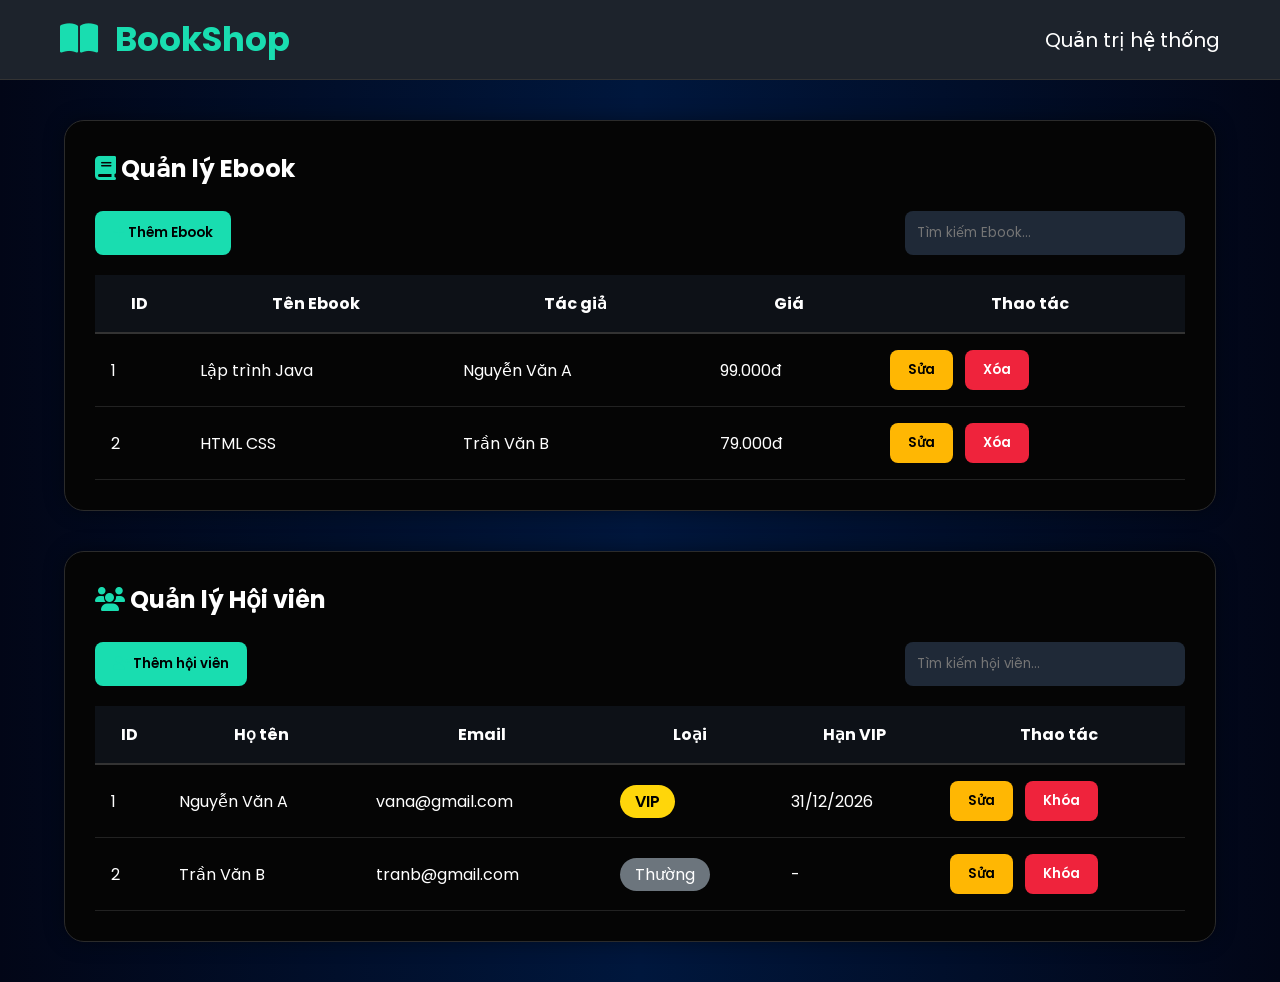
<file: ân/index.html>
<!DOCTYPE html>
<html lang="vi">
<head>
    <meta charset="UTF-8">
    <meta name="viewport" content="width=device-width, initial-scale=1.0">
    <title>BookShop Admin</title>

    <link rel="stylesheet" href="style.css">

    <link href="https://fonts.googleapis.com/css2?family=Poppins:wght@300;400;500;600;700&display=swap" rel="stylesheet">

    <link rel="stylesheet"
    href="https://cdnjs.cloudflare.com/ajax/libs/font-awesome/6.5.2/css/all.min.css">

</head>
<body>

<header>

    <div class="logo">
        <i class="fa-solid fa-book-open"></i>
        BookShop
    </div>

    <div class="title">
        Quản trị hệ thống
    </div>

</header>

<div class="container">

    <!-- UC12 -->

    <div class="card">

        <h2>
            <i class="fa-solid fa-book"></i>
            Quản lý Ebook
        </h2>

        <div class="toolbar">

            <button class="add">
                <i class="fa-solid fa-plus"></i>
                Thêm Ebook
            </button>

            <input type="text" placeholder="Tìm kiếm Ebook...">

        </div>

        <table>

            <tr>

                <th>ID</th>

                <th>Tên Ebook</th>

                <th>Tác giả</th>

                <th>Giá</th>

                <th>Thao tác</th>

            </tr>

            <tr>

                <td>1</td>

                <td>Lập trình Java</td>

                <td>Nguyễn Văn A</td>

                <td>99.000đ</td>

                <td>

                    <button class="edit">
                        Sửa
                    </button>

                    <button class="delete">
                        Xóa
                    </button>

                </td>

            </tr>

            <tr>

                <td>2</td>

                <td>HTML CSS</td>

                <td>Trần Văn B</td>

                <td>79.000đ</td>

                <td>

                    <button class="edit">
                        Sửa
                    </button>

                    <button class="delete">
                        Xóa
                    </button>

                </td>

            </tr>

        </table>

    </div>

    <!-- UC13 -->

    <div class="card">

        <h2>

            <i class="fa-solid fa-users"></i>

            Quản lý Hội viên

        </h2>

        <div class="toolbar">

            <button class="add">

                <i class="fa-solid fa-user-plus"></i>

                Thêm hội viên

            </button>

            <input type="text" placeholder="Tìm kiếm hội viên...">

        </div>

        <table>

            <tr>

                <th>ID</th>

                <th>Họ tên</th>

                <th>Email</th>

                <th>Loại</th>

                <th>Hạn VIP</th>

                <th>Thao tác</th>

            </tr>

            <tr>

                <td>1</td>

                <td>Nguyễn Văn A</td>

                <td>vana@gmail.com</td>

                <td>

                    <span class="vip">

                        VIP

                    </span>

                </td>

                <td>31/12/2026</td>

                <td>

                    <button class="edit">

                        Sửa

                    </button>

                    <button class="delete">

                        Khóa

                    </button>

                </td>

            </tr>

            <tr>

                <td>2</td>

                <td>Trần Văn B</td>

                <td>tranb@gmail.com</td>

                <td>

                    <span class="normal">

                        Thường

                    </span>

                </td>

                <td>-</td>

                <td>

                    <button class="edit">

                        Sửa

                    </button>

                    <button class="delete">

                        Khóa

                    </button>

                </td>

            </tr>

        </table>

    </div>

</div>

</body>
</html>
</file>
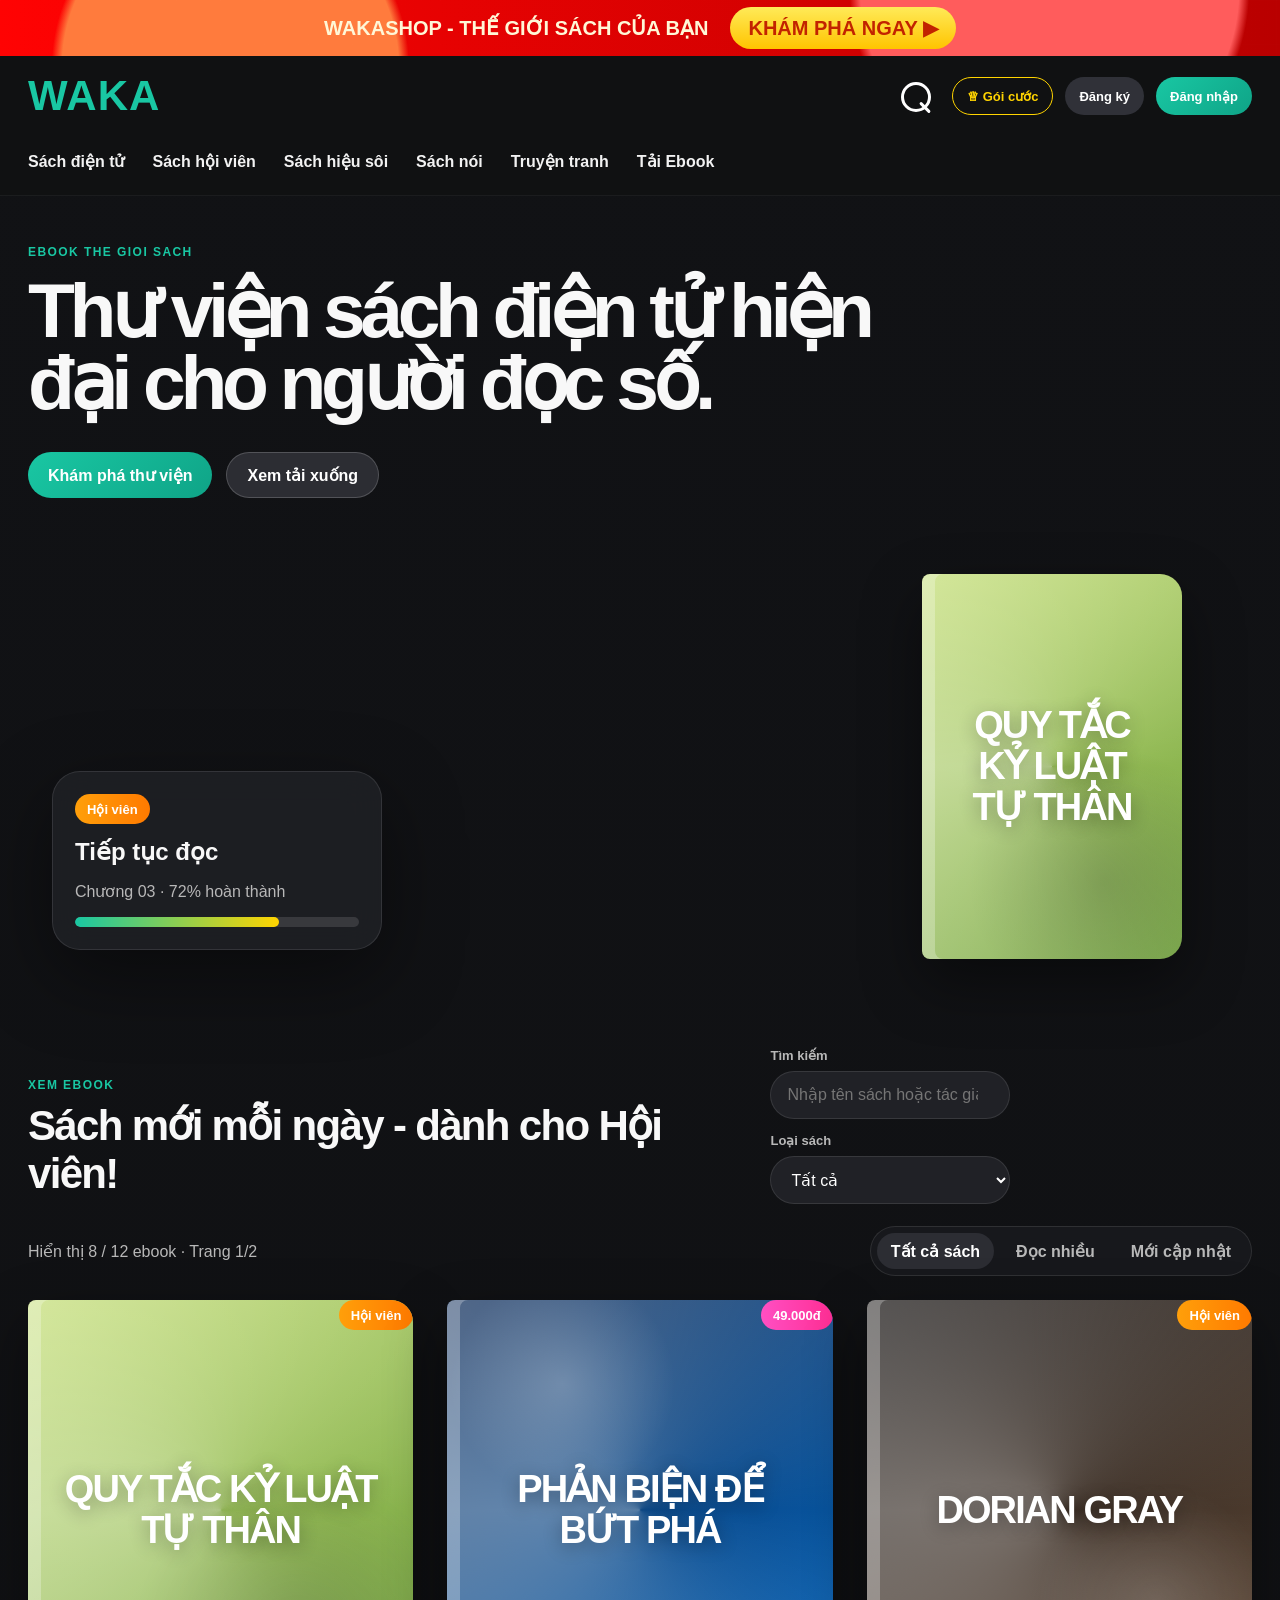
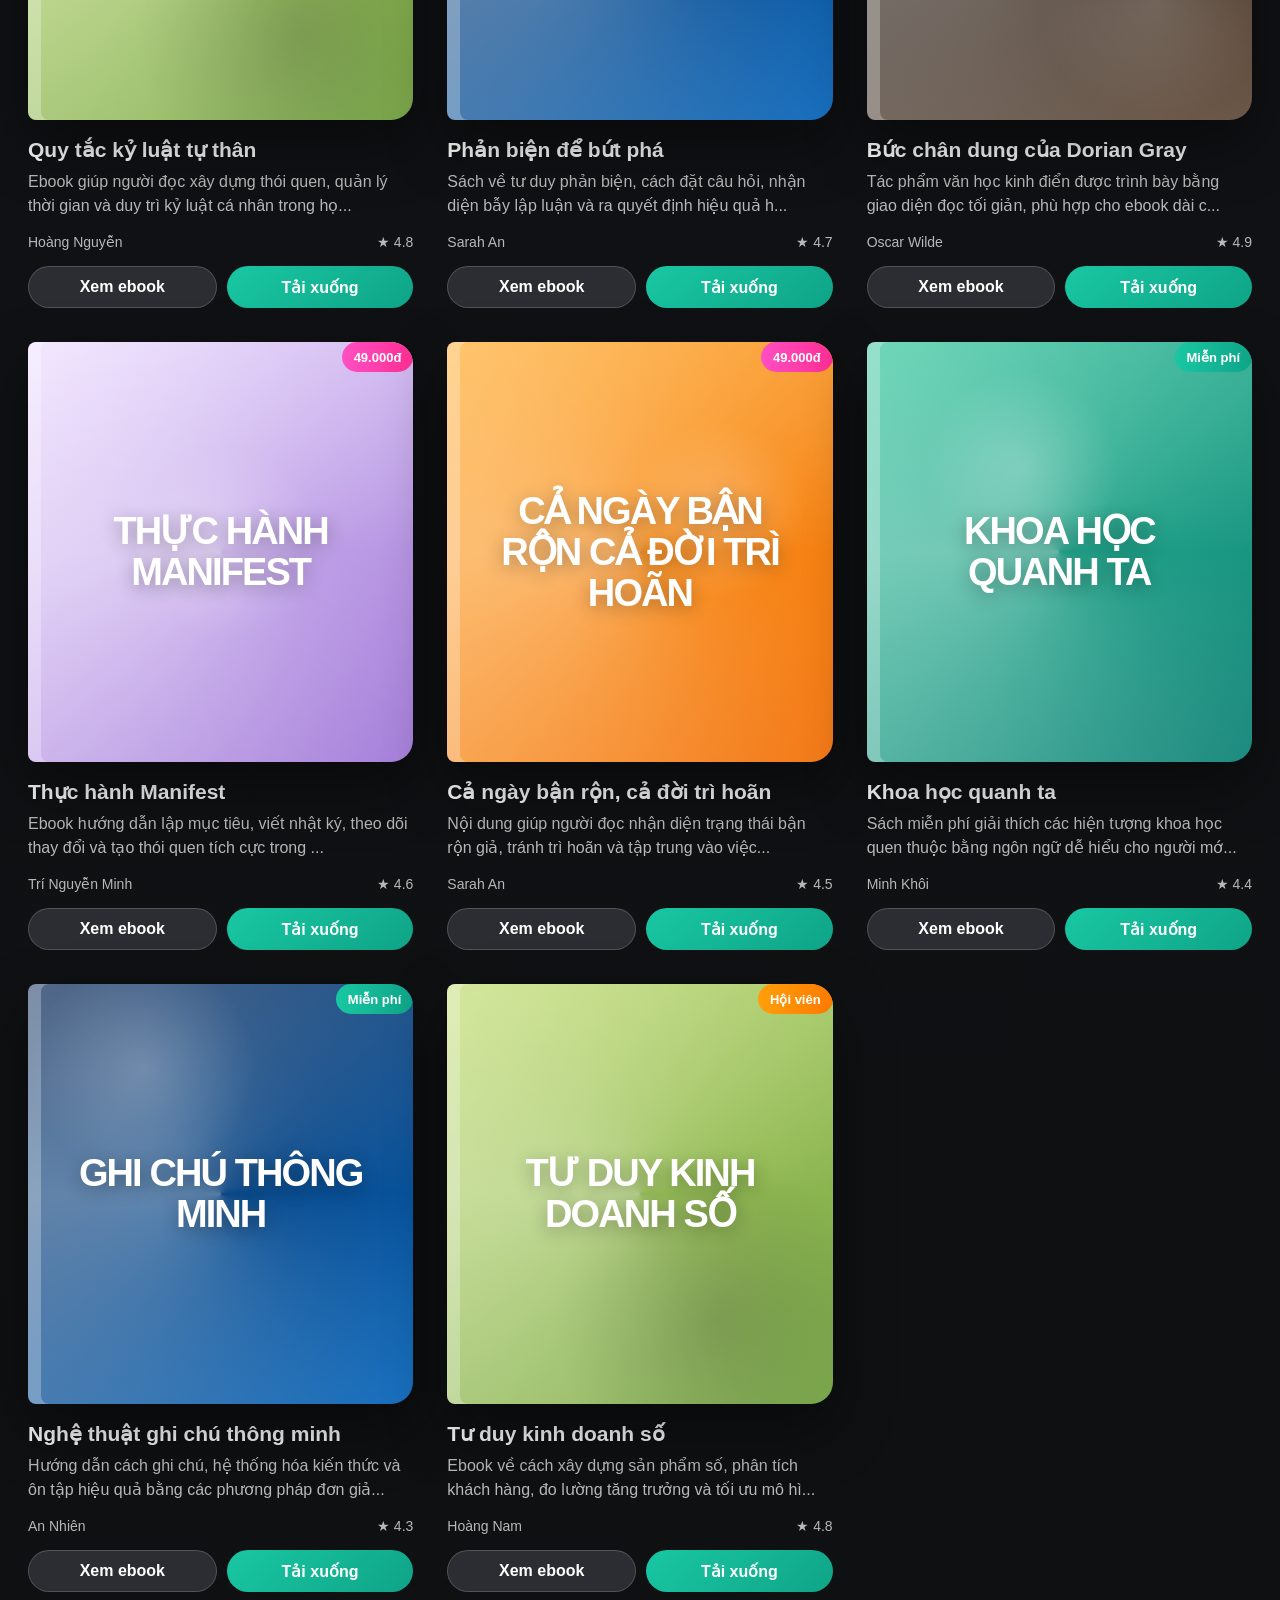
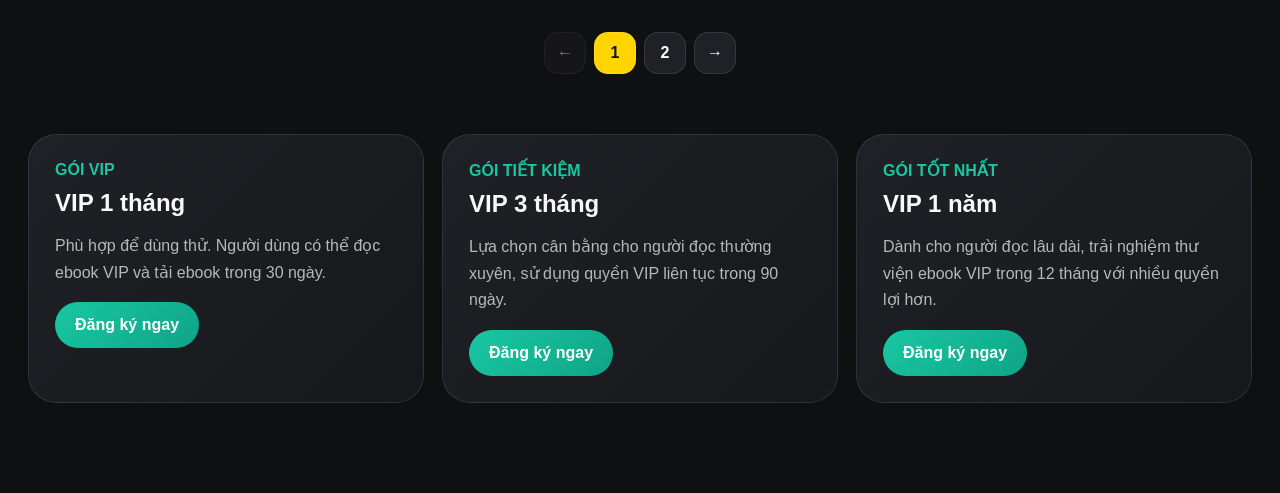
<file: wakashop_pro_ebook_ui/wakashop_pro_ebook_ui/index.html>
<!DOCTYPE html>
<html lang="vi">
<head>
  <meta charset="UTF-8" />
  <meta name="viewport" content="width=device-width, initial-scale=1.0" />
  <title>WakaPro Ebook | Trang chủ</title>

  <link rel="stylesheet" href="./assets/css/base.css" />
  <link rel="stylesheet" href="./assets/css/layout.css" />
  <link rel="stylesheet" href="./assets/css/components.css" />
  <link rel="stylesheet" href="./assets/css/pages/home.css" />
  <link rel="stylesheet" href="./assets/css/responsive.css" />
</head>

<body>
  <div id="topBanner"></div>
  <div id="siteHeader"></div>

  <main class="page page-home">
    <section class="hero">
      <div class="hero__content reveal">
        <span class="eyebrow">Ebook The Gioi Sach</span>
        <h1>Thư viện sách điện tử hiện đại cho người đọc số.</h1>
        

        <div class="hero__actions">
          <a href="#library" class="btn btn--primary">Khám phá thư viện</a>
          <a href="./pages/downloads.html" class="btn btn--ghost">Xem tải xuống</a>
        </div>
      </div>

      <div class="hero__preview reveal">
        <div class="preview-book cover cover--green">
          <div class="cover__shine"></div>
          <h3>Quy tắc<br />kỷ luật<br />tự thân</h3>
        </div>

        <div class="preview-panel">
          <span class="badge badge--member">Hội viên</span>
          <h3>Tiếp tục đọc</h3>
          <p>Chương 03 · 72% hoàn thành</p>
          <div class="progress">
            <span style="width: 72%"></span>
          </div>
        </div>
      </div>
    </section>

    <section class="section-heading reveal" id="library">
      <div>
        <span class="eyebrow">Xem Ebook</span>
        <h2>Sách mới mỗi ngày - dành cho Hội viên!</h2>
      </div>

      <div class="library-toolbar">
        <label class="field">
          <span>Tìm kiếm</span>
          <input id="searchInput" type="search" placeholder="Nhập tên sách hoặc tác giả..." />
        </label>

        <label class="field">
          <span>Loại sách</span>
          <select id="typeFilter">
            <option value="all">Tất cả</option>
            <option value="member">Hội viên</option>
            <option value="vip">VIP</option>
            <option value="free">Miễn phí</option>
          </select>
        </label>
      </div>
    </section>

    <section class="library-status reveal">
      <p id="resultInfo">Đang tải danh sách sách...</p>
      <div class="view-tabs">
        <button class="view-tabs__item is-active">Tất cả sách</button>
        <button class="view-tabs__item">Đọc nhiều</button>
        <button class="view-tabs__item">Mới cập nhật</button>
      </div>
    </section>

    <section class="book-grid" id="bookGrid"></section>

    <nav class="pagination" id="pagination" aria-label="Phân trang sách"></nav>

    <section class="usecase-grid reveal">
  <article class="usecase-card">
    <span>GÓI VIP</span>
    <h3>VIP 1 tháng</h3>
    <p>Phù hợp để dùng thử. Người dùng có thể đọc ebook VIP và tải ebook trong 30 ngày.</p>
    <a href="./pages/downloads.html" class="btn btn--primary">Đăng ký ngay</a>
  </article>

  <article class="usecase-card">
    <span>GÓI TIẾT KIỆM</span>
    <h3>VIP 3 tháng</h3>
    <p>Lựa chọn cân bằng cho người đọc thường xuyên, sử dụng quyền VIP liên tục trong 90 ngày.</p>
    <a href="./pages/downloads.html" class="btn btn--primary">Đăng ký ngay</a>
  </article>

  <article class="usecase-card">
    <span>GÓI TỐT NHẤT</span>
    <h3>VIP 1 năm</h3>
    <p>Dành cho người đọc lâu dài, trải nghiệm thư viện ebook VIP trong 12 tháng với nhiều quyền lợi hơn.</p>
    <a href="./pages/downloads.html" class="btn btn--primary">Đăng ký ngay</a>
  </article>
</section>
  </main>

  <div id="toast"></div>

  <script src="./assets/js/data/books.js"></script>
  <script src="./assets/js/components/layout.js"></script>
  <script src="./assets/js/components/toast.js"></script>
  <script src="./assets/js/pages/home.js"></script>
</body>
</html>
</file>
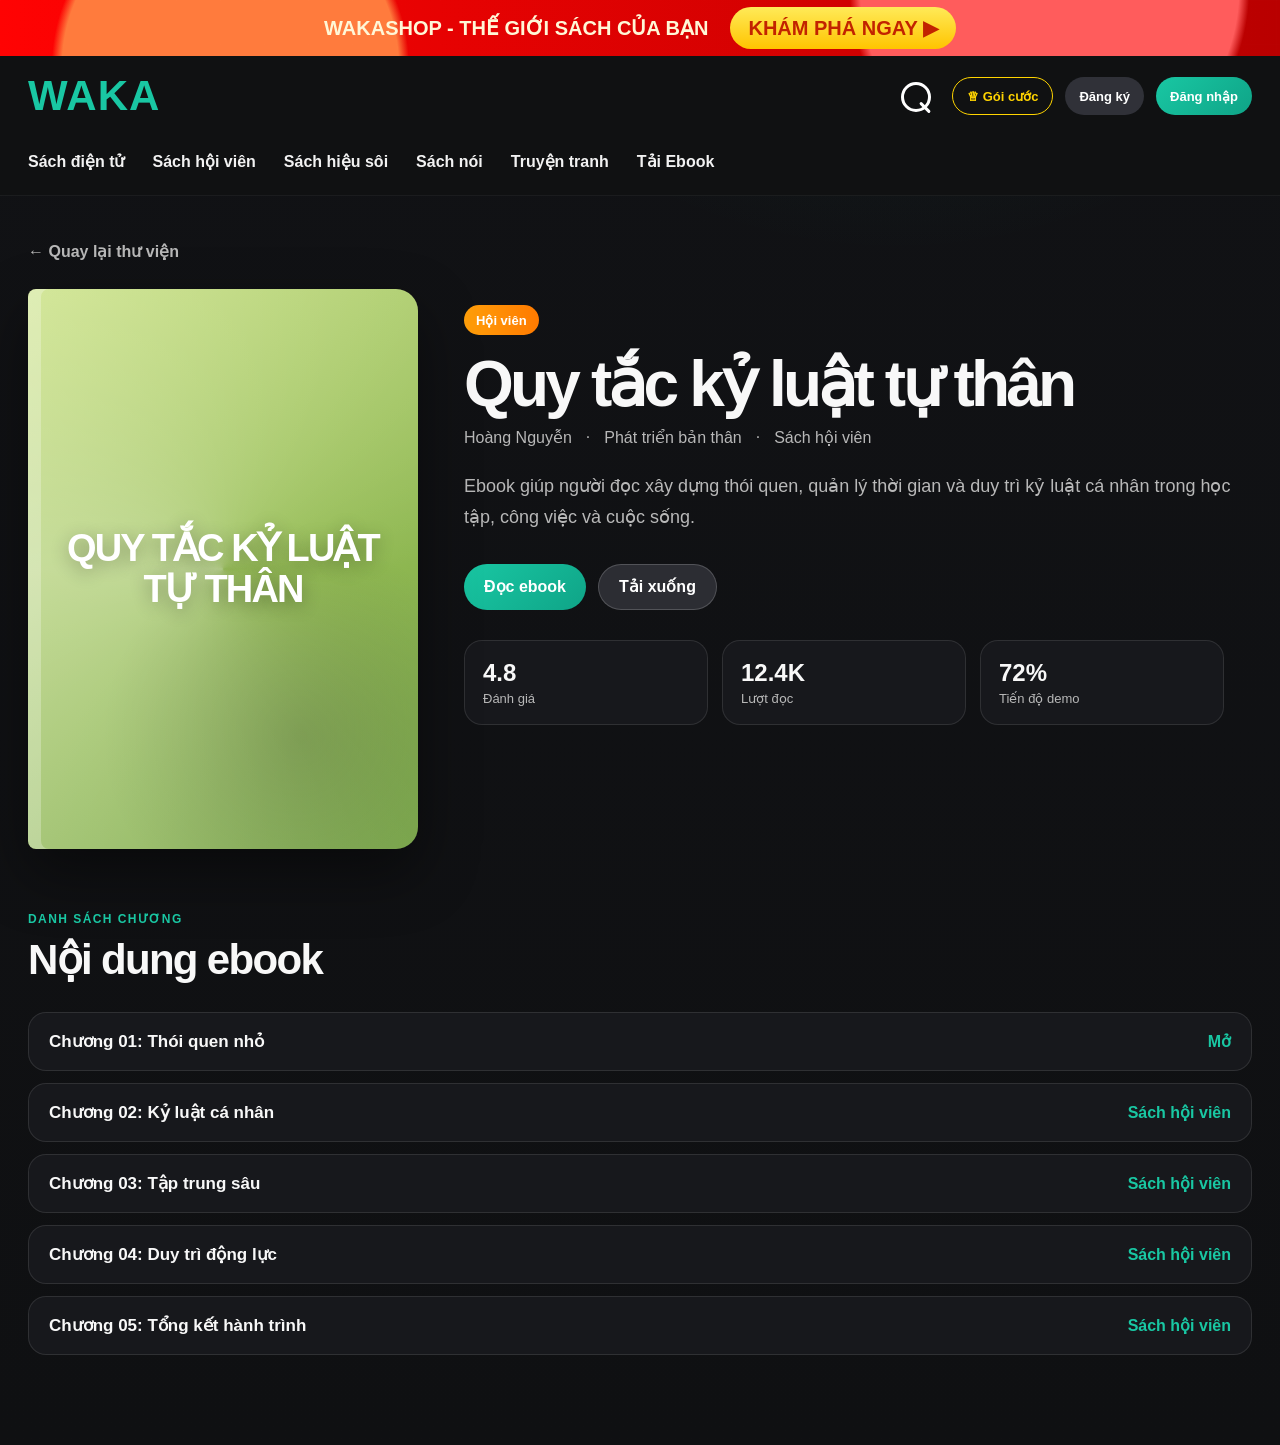
<file: wakashop_pro_ebook_ui/wakashop_pro_ebook_ui/pages/detail.html>
<!DOCTYPE html>
<html lang="vi">
<head>
  <meta charset="UTF-8" />
  <meta name="viewport" content="width=device-width, initial-scale=1.0" />
  <title>WakaPro Ebook | Chi tiết sách</title>

  <link rel="stylesheet" href="../assets/css/base.css" />
  <link rel="stylesheet" href="../assets/css/layout.css" />
  <link rel="stylesheet" href="../assets/css/components.css" />
  <link rel="stylesheet" href="../assets/css/pages/detail.css" />
  <link rel="stylesheet" href="../assets/css/responsive.css" />
</head>

<body>
  <div id="topBanner"></div>
  <div id="siteHeader"></div>

  <main class="page page-detail">
    <a class="back-link" href="../index.html">← Quay lại thư viện</a>

    <section class="detail-layout reveal" id="detailLayout"></section>

    <section class="chapter-section reveal">
      <div class="section-heading section-heading--compact">
        <div>
          <span class="eyebrow">Danh sách chương</span>
          <h2>Nội dung ebook</h2>
        </div>
      </div>

      <div class="chapter-list" id="chapterList"></div>
    </section>
  </main>

  <div id="toast"></div>

  <script src="../assets/js/data/books.js"></script>
  <script src="../assets/js/components/layout.js"></script>
  <script src="../assets/js/components/toast.js"></script>
  <script src="../assets/js/pages/detail.js"></script>
</body>
</html>
</file>
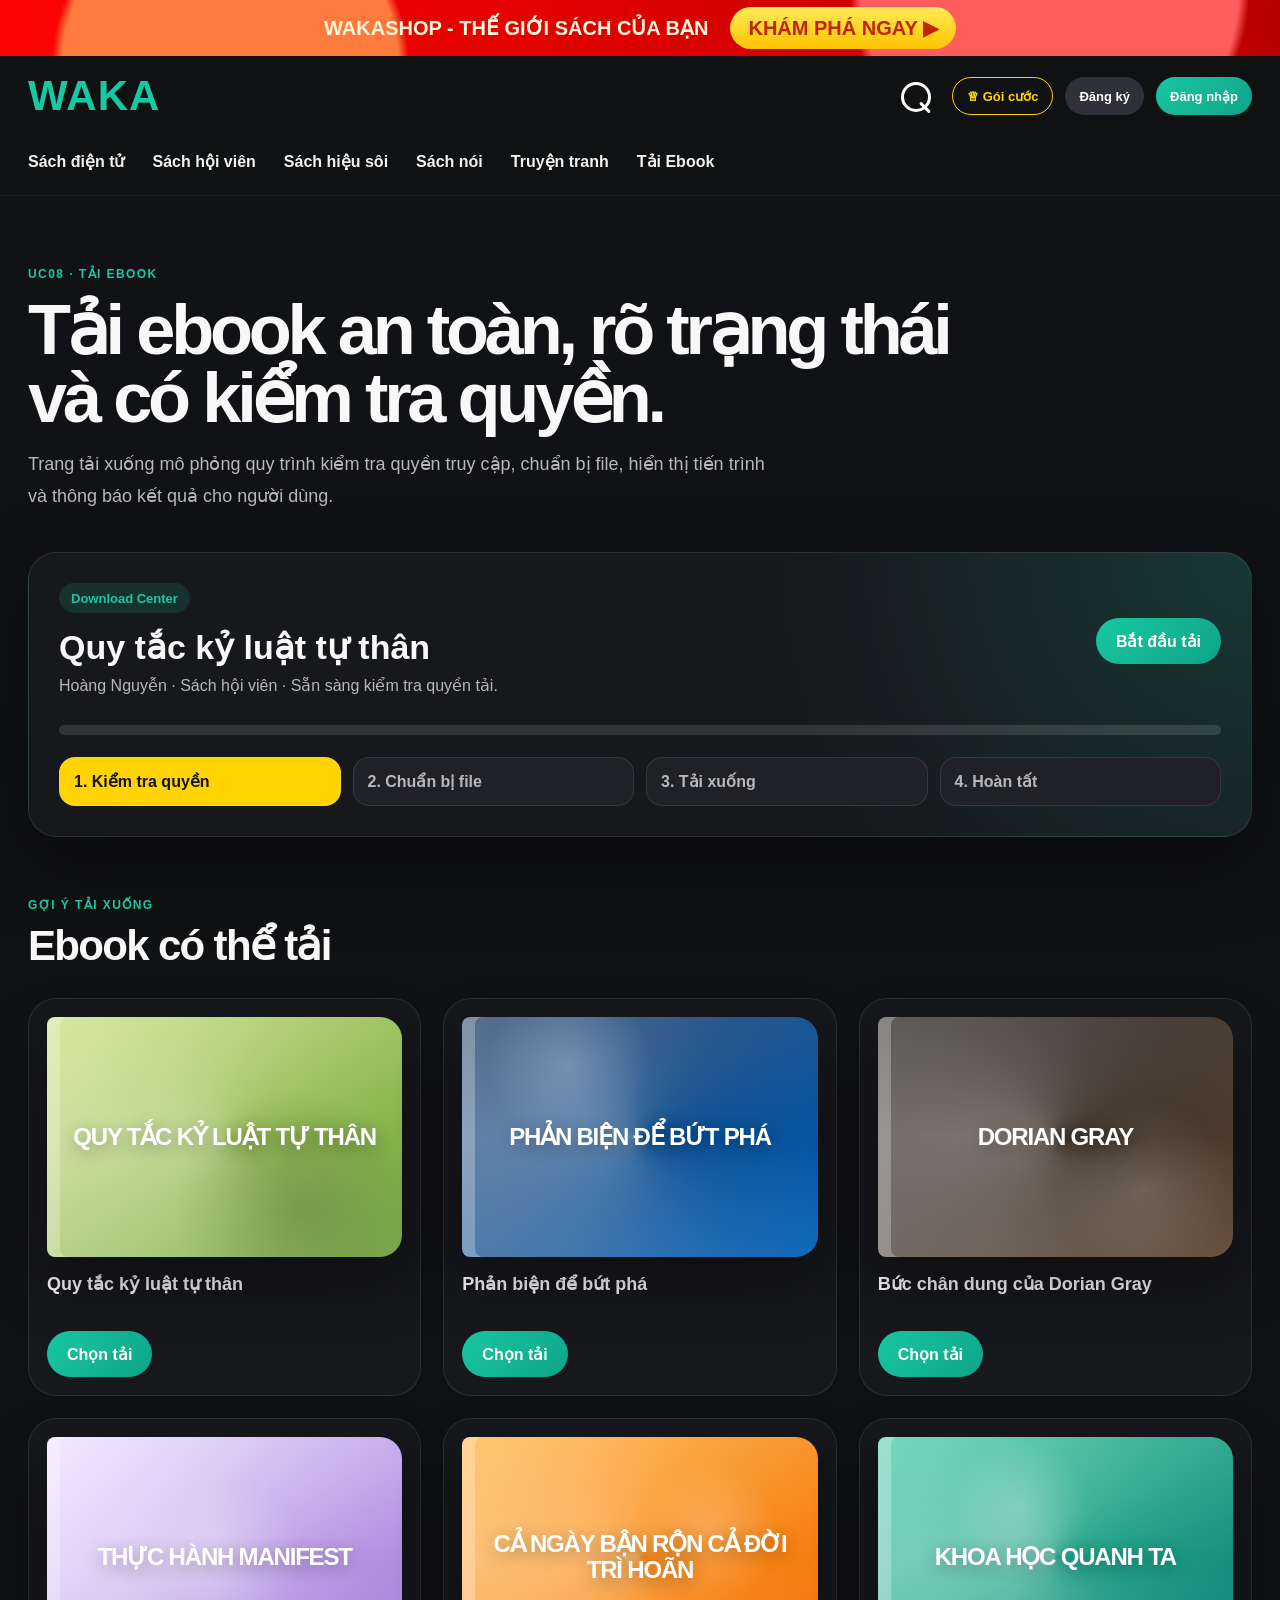
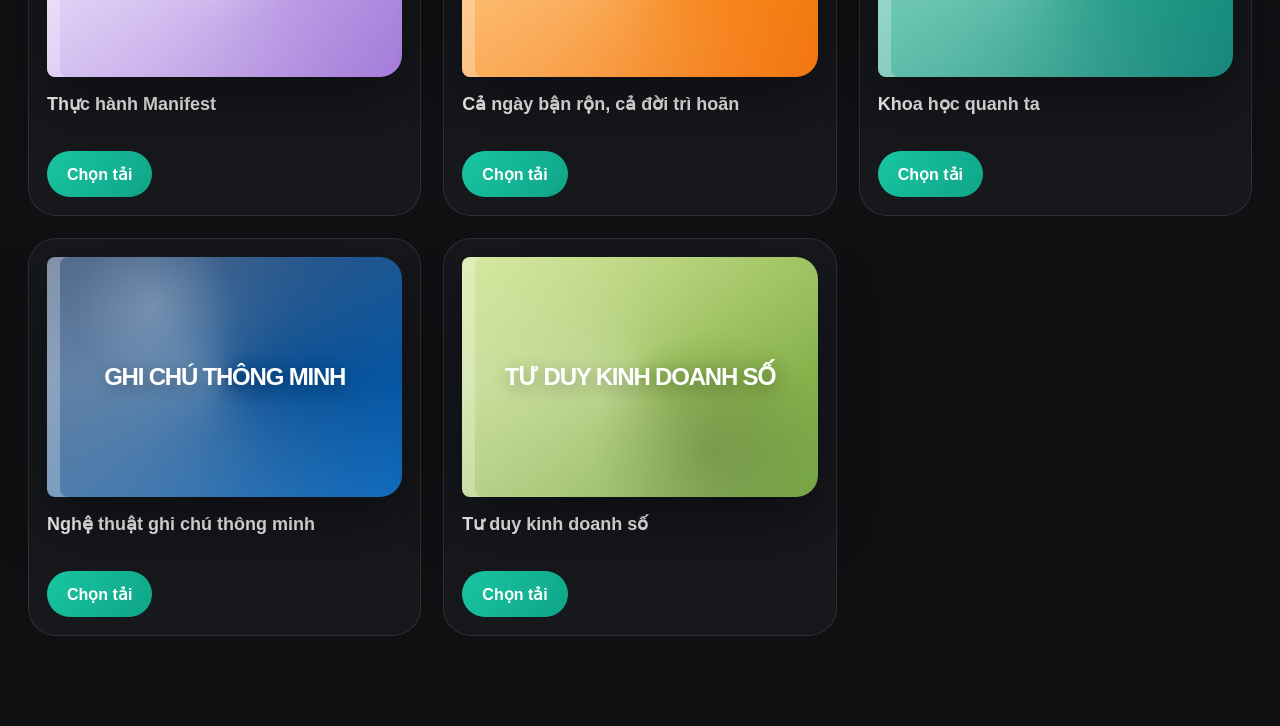
<file: wakashop_pro_ebook_ui/wakashop_pro_ebook_ui/pages/downloads.html>
<!DOCTYPE html>
<html lang="vi">
<head>
  <meta charset="UTF-8" />
  <meta name="viewport" content="width=device-width, initial-scale=1.0" />
  <title>WakaPro Ebook | Tải Ebook</title>

  <link rel="stylesheet" href="../assets/css/base.css" />
  <link rel="stylesheet" href="../assets/css/layout.css" />
  <link rel="stylesheet" href="../assets/css/components.css" />
  <link rel="stylesheet" href="../assets/css/pages/downloads.css" />
  <link rel="stylesheet" href="../assets/css/responsive.css" />
</head>

<body>
  <div id="topBanner"></div>
  <div id="siteHeader"></div>

  <main class="page page-downloads">
    <section class="download-hero reveal">
      <div>
        <span class="eyebrow">UC08 · Tải Ebook</span>
        <h1>Tải ebook an toàn, rõ trạng thái và có kiểm tra quyền.</h1>
        <p>
          Trang tải xuống mô phỏng quy trình kiểm tra quyền truy cập, chuẩn bị file,
          hiển thị tiến trình và thông báo kết quả cho người dùng.
        </p>
      </div>
    </section>

    <section class="download-card reveal">
      <div class="download-card__header">
        <div>
          <span class="badge badge--download">Download Center</span>
          <h2 id="downloadTitle">Chưa chọn ebook</h2>
          <p id="downloadMessage">Chọn ebook từ thư viện hoặc nhập trực tiếp ID trên URL.</p>
        </div>

        <button class="btn btn--primary" id="startDownload">Bắt đầu tải</button>
      </div>

      <div class="download-progress">
        <span id="downloadProgress"></span>
      </div>

      <div class="download-steps" id="downloadSteps">
        <div class="download-step is-active">1. Kiểm tra quyền</div>
        <div class="download-step">2. Chuẩn bị file</div>
        <div class="download-step">3. Tải xuống</div>
        <div class="download-step">4. Hoàn tất</div>
      </div>
    </section>

    <section class="download-suggest reveal">
      <div class="section-heading section-heading--compact">
        <div>
          <span class="eyebrow">Gợi ý tải xuống</span>
          <h2>Ebook có thể tải</h2>
        </div>
      </div>

      <div class="mini-book-grid" id="miniBookGrid"></div>
    </section>
  </main>

  <div id="toast"></div>

  <script src="../assets/js/data/books.js"></script>
  <script src="../assets/js/components/layout.js"></script>
  <script src="../assets/js/components/toast.js"></script>
  <script src="../assets/js/pages/downloads.js"></script>
</body>
</html>
</file>
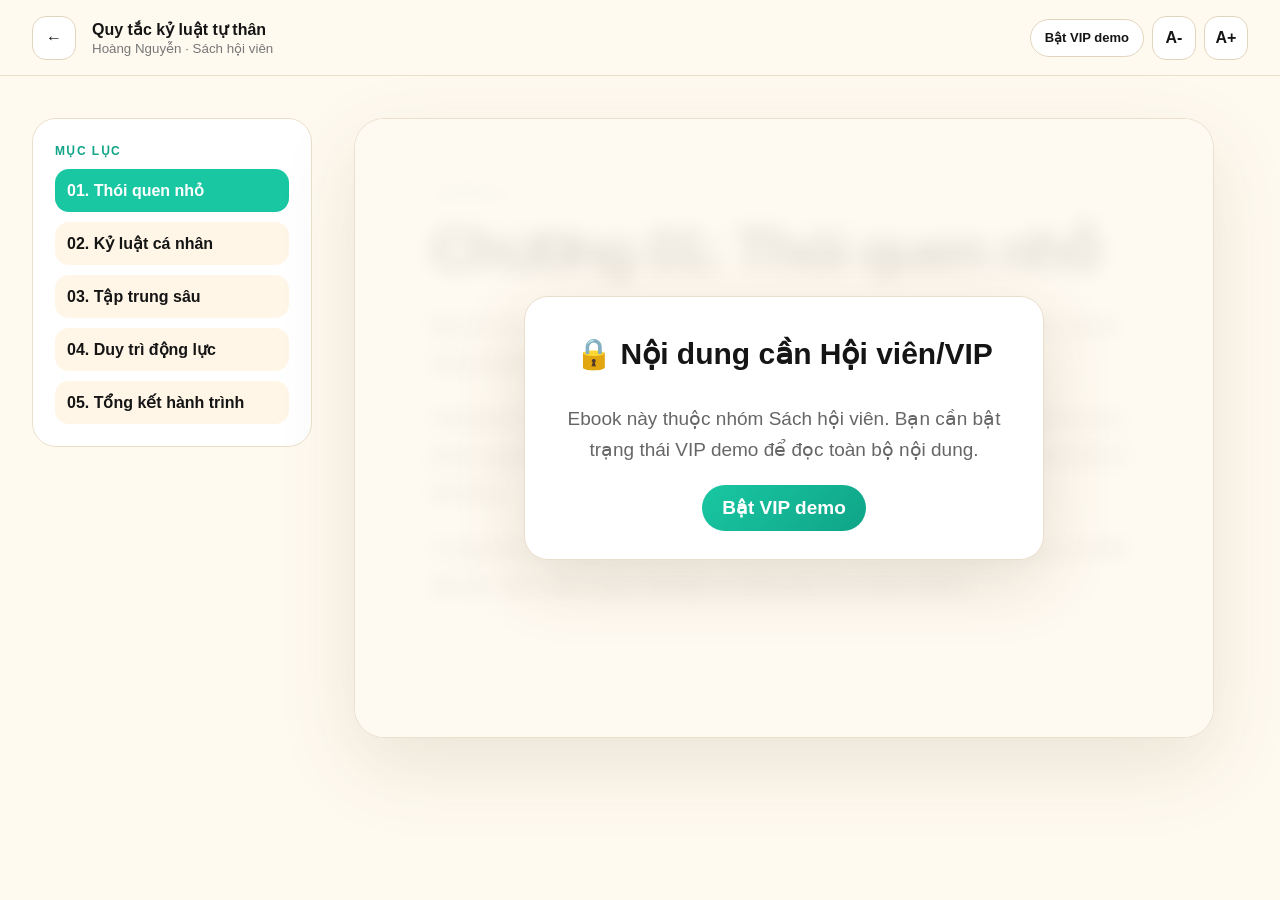
<file: wakashop_pro_ebook_ui/wakashop_pro_ebook_ui/pages/reader.html>
<!DOCTYPE html>
<html lang="vi">
<head>
  <meta charset="UTF-8" />
  <meta name="viewport" content="width=device-width, initial-scale=1.0" />
  <title>WakaPro Ebook | Reader</title>

  <link rel="stylesheet" href="../assets/css/base.css" />
  <link rel="stylesheet" href="../assets/css/components.css" />
  <link rel="stylesheet" href="../assets/css/pages/reader.css" />
  <link rel="stylesheet" href="../assets/css/responsive.css" />
</head>

<body class="reader-body">
  <header class="reader-header">
    <a href="../index.html" class="reader-header__back">←</a>

    <div>
      <strong id="readerTitle">Reader</strong>
      <small id="readerMeta">Chế độ đọc ebook</small>
    </div>

    <div class="reader-header__tools">
      <button id="vipSwitch" class="btn btn--small btn--ghost">Bật VIP demo</button>
      <button id="fontDown" class="reader-tool">A-</button>
      <button id="fontUp" class="reader-tool">A+</button>
    </div>
  </header>

  <main class="reader-shell">
    <aside class="reader-sidebar">
      <span class="eyebrow">Mục lục</span>
      <div id="readerChapters"></div>
    </aside>

    <article class="reader-content" id="readerContent">
      <div id="readerLocked"></div>

      <div id="readerText">
        <span class="eyebrow">Chương 01</span>
        <h1 id="chapterTitle">Đang tải chương...</h1>

        <p>
          Đây là màn hình đọc ebook được thiết kế riêng cho UC07. Nội dung được căn lề rộng,
          khoảng cách dòng thoáng và hỗ trợ tăng giảm cỡ chữ.
        </p>

        <p>
          Với ebook VIP hoặc Hội viên, hệ thống cần kiểm tra quyền truy cập trước khi cho phép
          người dùng đọc toàn bộ nội dung. Nếu chưa đủ quyền, giao diện sẽ hiển thị lớp khóa.
        </p>

        <p>
          Trong hệ thống thật, trang này có thể kết nối API để tải nội dung chương, lưu tiến độ đọc,
          đánh dấu trang, highlight và đồng bộ trên nhiều thiết bị.
        </p>
      </div>
    </article>
  </main>

  <div id="toast"></div>

  <script src="../assets/js/data/books.js"></script>
  <script src="../assets/js/components/toast.js"></script>
  <script src="../assets/js/pages/reader.js"></script>
</body>
</html>
</file>
<file: ân/style.css>
*{
    margin:0;
    padding:0;
    box-sizing:border-box;
    font-family:'Poppins',sans-serif;
}

body{

    background:linear-gradient(90deg,#020617,#00173d,#020617);

    color:white;

}

header{

    height:80px;

    background:#1d232c;

    display:flex;

    justify-content:space-between;

    align-items:center;

    padding:0 60px;

    border-bottom:1px solid #333;

}

.logo{

    font-size:34px;

    font-weight:700;

    color:#19ddb0;

}

.logo i{

    margin-right:10px;

}

.title{

    font-size:20px;

}

.container{

    width:90%;

    margin:40px auto;

}

.card{

    background:#050505;

    border:1px solid #2b2b2b;

    border-radius:20px;

    padding:30px;

    margin-bottom:40px;

    box-shadow:0 0 20px rgba(0,0,0,.4);

}

.card h2{

    margin-bottom:25px;

    color:#ffffff;

}

.card i{

    color:#19ddb0;

}

.toolbar{

    display:flex;

    justify-content:space-between;

    margin-bottom:20px;

}

.toolbar input{

    width:280px;

    background:#1f2937;

    color:white;

    border:none;

    padding:12px;

    border-radius:8px;

    outline:none;

}

button{

    border:none;

    cursor:pointer;

    border-radius:8px;

    padding:10px 18px;

    font-weight:600;

    transition:.3s;

}

.add{

    background:#19ddb0;

    color:black;

}

.add:hover{

    background:#10c49a;

}

.edit{

    background:#ffb703;

    margin-right:8px;

}

.edit:hover{

    background:#e89f00;

}

.delete{

    background:#ef233c;

    color:white;

}

.delete:hover{

    background:#d90429;

}

table{

    width:100%;

    border-collapse:collapse;

}

th{

    padding:16px;

    background:#0d1117;

    border-bottom:2px solid #333;

}

td{

    padding:16px;

    border-bottom:1px solid #222;

}

tr:hover{

    background:#111827;

}

.vip{

    background:#ffd60a;

    color:black;

    padding:5px 15px;

    border-radius:20px;

    font-weight:600;

}

.normal{

    background:#6c757d;

    color:white;

    padding:5px 15px;

    border-radius:20px;

}
</file>
<file: wakashop_pro_ebook_ui/wakashop_pro_ebook_ui/assets/css/base.css>
:root {
  --bg: #101113;
  --surface: #17181c;
  --surface-2: #202126;
  --surface-3: #2c2d33;
  --line: rgba(255, 255, 255, 0.1);
  --line-strong: rgba(255, 255, 255, 0.18);

  --text: #f8f8f8;
  --muted: #b8b8b8;

  --green: #19c7a3;
  --green-dark: #0fa487;
  --yellow: #ffd400;
  --orange: #ff9f0a;
  --pink: #ff4fc3;
  --red: #ef233c;
  --blue: #3a86ff;

  --radius-sm: 12px;
  --radius-md: 18px;
  --radius-lg: 28px;

  --shadow: 0 26px 80px rgba(0, 0, 0, 0.42);
  --container: 1540px;
}

* {
  box-sizing: border-box;
}

html {
  scroll-behavior: smooth;
}

body {
  margin: 0;
  min-height: 100vh;
  color: var(--text);
  background:
    radial-gradient(circle at 70% -20%, rgba(25, 199, 163, 0.12), transparent 34rem),
    linear-gradient(180deg, #111215, #0f1012);
  font-family: Arial, Helvetica, sans-serif;
  overflow-x: hidden;
}

body::before {
  content: "";
  position: fixed;
  inset: 0;
  pointer-events: none;
  opacity: 0.08;
  background-image:
    linear-gradient(rgba(255,255,255,.08) 1px, transparent 1px),
    linear-gradient(90deg, rgba(255,255,255,.08) 1px, transparent 1px);
  background-size: 44px 44px;
  mask-image: linear-gradient(to bottom, black, transparent 80%);
}

a {
  color: inherit;
  text-decoration: none;
}

button,
input,
select {
  font: inherit;
}

button {
  cursor: pointer;
}

img {
  max-width: 100%;
  display: block;
}

.page {
  width: min(var(--container), calc(100% - 80px));
  margin: 0 auto;
  padding: 46px 0 90px;
}

.eyebrow {
  display: inline-flex;
  color: var(--green);
  font-size: 12px;
  font-weight: 900;
  letter-spacing: .12em;
  text-transform: uppercase;
}

.reveal {
  opacity: 0;
  transform: translateY(24px);
  transition: opacity .7s ease, transform .7s ease;
}

.reveal.is-visible {
  opacity: 1;
  transform: translateY(0);
}
</file>
<file: wakashop_pro_ebook_ui/wakashop_pro_ebook_ui/assets/css/layout.css>
.top-banner {
  height: 56px;
  display: flex;
  align-items: center;
  justify-content: center;
  gap: 22px;
  overflow: hidden;
  background:
    radial-gradient(circle at 18% 120%, #ff7b3d 0 16%, transparent 17%),
    radial-gradient(circle at 82% -20%, #ff5c5c 0 18%, transparent 19%),
    linear-gradient(90deg, #ff0303, #b90000);
  color: #fff7d7;
  font-size: 20px;
  font-weight: 900;
}

.top-banner__button {
  border: 0;
  border-radius: 999px;
  padding: 9px 18px;
  color: #c22300;
  background: linear-gradient(#ffea58, #ffc400);
  font-weight: 900;
  transition: transform .24s ease;
}

.top-banner__button:hover {
  transform: translateY(-2px);
}

.site-header {
  position: sticky;
  top: 0;
  z-index: 40;
  min-height: 88px;
  display: flex;
  align-items: center;
  gap: 32px;
  padding: 0 max(40px, calc((100vw - var(--container)) / 2));
  background: rgba(16, 17, 19, .94);
  backdrop-filter: blur(18px);
  border-bottom: 1px solid rgba(255,255,255,.05);
}

.site-logo {
  color: var(--green);
  font-size: 42px;
  font-weight: 900;
  letter-spacing: 1px;
}

.site-nav {
  display: flex;
  align-items: center;
  gap: 28px;
  white-space: nowrap;
}

.site-nav a {
  position: relative;
  color: #f2f2f2;
  font-weight: 800;
  transition: color .24s ease;
}

.site-nav a::after {
  content: "";
  position: absolute;
  left: 0;
  bottom: -13px;
  width: 0;
  height: 3px;
  border-radius: 99px;
  background: var(--green);
  transition: width .24s ease;
}

.site-nav a:hover::after,
.site-nav a.is-active::after {
  width: 100%;
}

.site-actions {
  margin-left: auto;
  display: flex;
  align-items: center;
  gap: 12px;
}

.search-icon {
  width: 46px;
  height: 46px;
  position: relative;
  border: 0;
  background: transparent;
}

.search-icon::before {
  content: "";
  position: absolute;
  width: 24px;
  height: 24px;
  inset: 9px auto auto 7px;
  border: 3px solid white;
  border-radius: 50%;
}

.search-icon::after {
  content: "";
  position: absolute;
  width: 14px;
  height: 3px;
  right: 8px;
  bottom: 10px;
  border-radius: 99px;
  background: white;
  transform: rotate(45deg);
}

.section-heading {
  display: flex;
  justify-content: space-between;
  align-items: end;
  gap: 28px;
  margin: 56px 0 22px;
}

.section-heading--compact {
  margin-top: 0;
}

.section-heading h2 {
  margin: 8px 0 6px;
  font-size: clamp(28px, 4vw, 42px);
  letter-spacing: -.04em;
}

.section-heading p {
  margin: 0;
  color: var(--muted);
  line-height: 1.7;
}
</file>
<file: wakashop_pro_ebook_ui/wakashop_pro_ebook_ui/assets/css/components.css>
.btn {
  min-height: 46px;
  display: inline-flex;
  align-items: center;
  justify-content: center;
  gap: 8px;
  border: 0;
  border-radius: 999px;
  padding: 0 20px;
  color: white;
  font-weight: 900;
  transition: transform .24s ease, filter .24s ease, background .24s ease;
}

.btn:hover {
  transform: translateY(-2px);
  filter: brightness(1.08);
}

.btn--small {
  min-height: 38px;
  padding: 0 14px;
  font-size: 13px;
}

.btn--primary {
  background: linear-gradient(135deg, var(--green), var(--green-dark));
}

.btn--ghost {
  border: 1px solid var(--line-strong);
  background: var(--surface-3);
}

.btn--package {
  border: 1px solid var(--yellow);
  color: var(--yellow);
  background: transparent;
}

.btn--auth {
  background: #303138;
}

.btn--vip {
  color: #151515;
  background: linear-gradient(135deg, var(--yellow), var(--orange));
}

.badge {
  display: inline-flex;
  align-items: center;
  min-height: 30px;
  padding: 0 12px;
  border-radius: 999px;
  color: white;
  font-size: 13px;
  font-weight: 900;
}

.badge--member {
  background: linear-gradient(90deg, var(--orange), #ff7a00);
}

.badge--vip {
  background: linear-gradient(90deg, var(--pink), #ff2e94);
}

.badge--free {
  background: linear-gradient(90deg, var(--green), var(--green-dark));
}

.badge--download {
  background: rgba(25,199,163,.14);
  color: var(--green);
}

.cover {
  position: relative;
  overflow: hidden;
  border-radius: 8px 22px 22px 8px;
  box-shadow:
    inset 13px 0 0 rgba(255, 255, 255, 0.26),
    0 24px 60px rgba(0, 0, 0, .42);
}

.cover h3 {
  position: relative;
  z-index: 2;
  margin: 0;
  color: white;
  font-size: 38px;
  line-height: 1.08;
  letter-spacing: -.05em;
  text-align: center;
  text-transform: uppercase;
  text-shadow: 0 4px 18px rgba(0, 0, 0, .32);
}

.cover__shine {
  position: absolute;
  inset: -60%;
  background: conic-gradient(from 90deg, transparent, rgba(255,255,255,.34), transparent);
  animation: shine 4.8s linear infinite;
}

.cover--green {
  background:
    radial-gradient(circle at 70% 80%, rgba(0,0,0,.18), transparent 38%),
    linear-gradient(145deg, #c6df7b, #6fa13a);
}

.cover--blue {
  background:
    radial-gradient(circle at 30% 20%, rgba(255,255,255,.22), transparent 26%),
    linear-gradient(145deg, #17345f, #0161b8);
}

.cover--black {
  background:
    radial-gradient(circle at 75% 72%, rgba(255,255,255,.14), transparent 28%),
    linear-gradient(145deg, #1e1b1a, #5d4634);
}

.cover--purple {
  background:
    radial-gradient(circle at 52% 48%, rgba(255,255,255,.22), transparent 32%),
    linear-gradient(145deg, #eee0ff, #9d73d6);
}

.cover--orange {
  background:
    radial-gradient(circle at 70% 40%, rgba(255,255,255,.22), transparent 24%),
    linear-gradient(145deg, #ffb13c, #f26c00);
}

.cover--teal {
  background:
    radial-gradient(circle at 40% 30%, rgba(255,255,255,.22), transparent 26%),
    linear-gradient(145deg, #40c9a2, #087f73);
}

.progress,
.download-progress {
  height: 10px;
  overflow: hidden;
  border-radius: 99px;
  background: rgba(255,255,255,.12);
}

.progress span,
.download-progress span {
  display: block;
  height: 100%;
  width: 0;
  border-radius: inherit;
  background: linear-gradient(90deg, var(--green), var(--yellow));
  transition: width .4s ease;
}

.field {
  display: grid;
  gap: 8px;
}

.field span {
  color: var(--muted);
  font-size: 13px;
  font-weight: 800;
}

.field input,
.field select {
  width: 240px;
  height: 48px;
  border: 1px solid var(--line);
  border-radius: 999px;
  outline: 0;
  padding: 0 16px;
  color: white;
  background: var(--surface-2);
}

.field select option {
  color: #111;
}

#toast {
  position: fixed;
  z-index: 100;
  right: 26px;
  bottom: 26px;
  max-width: min(420px, calc(100vw - 52px));
}

.toast {
  padding: 16px 18px;
  border: 1px solid var(--line);
  border-radius: 16px;
  background: rgba(32, 33, 38, .96);
  color: white;
  box-shadow: var(--shadow);
  transform: translateY(18px);
  opacity: 0;
  animation: toastIn .25s ease forwards;
}

@keyframes toastIn {
  to {
    opacity: 1;
    transform: translateY(0);
  }
}

@keyframes shine {
  to { transform: rotate(1turn); }
}
</file>
<file: wakashop_pro_ebook_ui/wakashop_pro_ebook_ui/assets/css/pages/home.css>
.hero {
  min-height: 620px;
  display: grid;
  grid-template-columns: 1.05fr .95fr;
  gap: 54px;
  align-items: center;
}

.hero__content h1 {
  max-width: 860px;
  margin: 14px 0 18px;
  font-size: clamp(46px, 6vw, 86px);
  line-height: .94;
  letter-spacing: -.07em;
}

.hero__content p {
  max-width: 700px;
  color: var(--muted);
  font-size: 18px;
  line-height: 1.75;
}

.hero__actions {
  display: flex;
  gap: 14px;
  flex-wrap: wrap;
  margin-top: 34px;
}

.hero__preview {
  position: relative;
  min-height: 450px;
}

.preview-book {
  position: absolute;
  right: 70px;
  top: 22px;
  width: 260px;
  height: 385px;
  display: grid;
  place-items: center;
  padding: 28px;
  animation: floatBook 5.2s ease-in-out infinite;
}

.preview-panel {
  position: absolute;
  left: 24px;
  bottom: 42px;
  width: 330px;
  padding: 22px;
  border: 1px solid var(--line);
  border-radius: var(--radius-lg);
  background: rgba(32, 33, 38, .82);
  backdrop-filter: blur(18px);
  box-shadow: var(--shadow);
}

.preview-panel h3 {
  margin: 14px 0 8px;
  font-size: 24px;
}

.preview-panel p {
  color: var(--muted);
}

.library-toolbar {
  display: flex;
  gap: 14px;
  flex-wrap: wrap;
}

.library-status {
  display: flex;
  align-items: center;
  justify-content: space-between;
  gap: 18px;
  margin-bottom: 24px;
}

.library-status p {
  margin: 0;
  color: var(--muted);
}

.view-tabs {
  display: flex;
  gap: 8px;
  padding: 6px;
  border: 1px solid var(--line);
  border-radius: 999px;
  background: var(--surface);
}

.view-tabs__item {
  height: 36px;
  border: 0;
  border-radius: 999px;
  padding: 0 14px;
  color: var(--muted);
  background: transparent;
  font-weight: 800;
}

.view-tabs__item.is-active {
  color: white;
  background: var(--surface-3);
}

.book-grid {
  display: grid;
  grid-template-columns: repeat(4, minmax(0, 1fr));
  gap: 34px;
}

.book-card {
  min-width: 0;
  animation: cardIn .45s ease both;
}

.book-card__cover {
  position: relative;
  height: 420px;
  display: grid;
  place-items: center;
  padding: 30px;
  cursor: pointer;
  transition: transform .28s ease, box-shadow .28s ease;
}

.book-card:hover .book-card__cover {
  transform: translateY(-10px) rotate(-1deg);
  box-shadow:
    inset 13px 0 0 rgba(255, 255, 255, 0.26),
    0 34px 70px rgba(0,0,0,.55);
}

.book-card__ribbon {
  position: absolute;
  top: 0;
  right: 0;
}

.book-card__body {
  padding-top: 18px;
}

.book-card__body h3 {
  margin: 0 0 8px;
  font-size: 21px;
}

.book-card__body p {
  min-height: 46px;
  margin: 0 0 16px;
  color: var(--muted);
  line-height: 1.5;
}

.book-card__meta {
  display: flex;
  justify-content: space-between;
  gap: 12px;
  margin-bottom: 16px;
  color: var(--muted);
  font-size: 14px;
}

.book-card__actions {
  display: flex;
  gap: 10px;
}

.book-card__actions .btn {
  flex: 1;
  min-height: 42px;
  padding: 0 12px;
}

.pagination {
  display: flex;
  justify-content: center;
  align-items: center;
  gap: 8px;
  margin: 40px 0 60px;
}

.pagination button {
  min-width: 42px;
  height: 42px;
  border: 1px solid var(--line);
  border-radius: 14px;
  color: white;
  background: var(--surface-2);
  font-weight: 900;
  transition: transform .2s ease, background .2s ease;
}

.pagination button:hover {
  transform: translateY(-2px);
}

.pagination button.is-active {
  color: #111;
  background: var(--yellow);
}

.pagination button:disabled {
  opacity: .45;
  cursor: not-allowed;
  transform: none;
}

.usecase-grid {
  display: grid;
  grid-template-columns: repeat(3, 1fr);
  gap: 18px;
}

.usecase-card {
  padding: 26px;
  border: 1px solid var(--line);
  border-radius: var(--radius-lg);
  background: linear-gradient(135deg, var(--surface-2), var(--surface));
  transition: transform .25s ease, border-color .25s ease;
}

.usecase-card:hover {
  transform: translateY(-6px);
  border-color: rgba(25, 199, 163, .55);
}

.usecase-card span {
  color: var(--green);
  font-weight: 900;
}

.usecase-card h3 {
  margin: 10px 0;
  font-size: 24px;
}

.usecase-card p {
  color: var(--muted);
  line-height: 1.65;
}

@keyframes floatBook {
  0%, 100% { transform: translateY(0) rotate(0); }
  50% { transform: translateY(-16px) rotate(1deg); }
}

@keyframes cardIn {
  from {
    opacity: 0;
    transform: translateY(18px) scale(.97);
  }
  to {
    opacity: 1;
    transform: translateY(0) scale(1);
  }
}
</file>
<file: wakashop_pro_ebook_ui/wakashop_pro_ebook_ui/assets/css/responsive.css>
@media (max-width: 1280px) {
  .site-header {
    padding: 16px 28px;
    flex-wrap: wrap;
  }

  .site-nav {
    order: 3;
    width: 100%;
    overflow-x: auto;
    padding-bottom: 8px;
  }

  .page {
    width: calc(100% - 56px);
  }

  .book-grid,
  .mini-book-grid {
    grid-template-columns: repeat(3, 1fr);
  }

  .hero {
    grid-template-columns: 1fr;
  }

  .hero__preview {
    min-height: 440px;
  }
}

@media (max-width: 900px) {
  .top-banner {
    height: auto;
    min-height: 50px;
    padding: 8px 16px;
    font-size: 15px;
    text-align: center;
  }

  .top-banner__button,
  .search-icon,
  .btn--package {
    display: none;
  }

  .site-logo {
    font-size: 34px;
  }

  .site-actions {
    gap: 8px;
  }

  .section-heading,
  .library-status,
  .download-card__header {
    align-items: stretch;
    flex-direction: column;
  }

  .library-toolbar {
    flex-direction: column;
  }

  .field input,
  .field select {
    width: 100%;
  }

  .book-grid,
  .mini-book-grid {
    grid-template-columns: repeat(2, 1fr);
  }

  .book-card__cover {
    height: 360px;
  }

  .usecase-grid,
  .detail-layout,
  .download-steps,
  .detail-stat-grid {
    grid-template-columns: 1fr;
  }

  .reader-shell {
    grid-template-columns: 1fr;
  }

  .reader-sidebar {
    position: static;
  }
}

@media (max-width: 560px) {
  .page,
  .reader-shell {
    width: calc(100% - 32px);
  }

  .site-header {
    padding: 14px 16px;
  }

  .site-nav {
    gap: 18px;
  }

  .site-nav a {
    font-size: 14px;
  }

  .hero__content h1,
  .download-hero h1 {
    font-size: 42px;
  }

  .preview-book {
    right: 10px;
    width: 220px;
    height: 330px;
  }

  .preview-panel {
    left: 0;
    width: 280px;
  }

  .book-grid,
  .mini-book-grid {
    grid-template-columns: 1fr;
  }

  .book-card__cover {
    height: 390px;
  }

  .book-card__actions {
    flex-direction: column;
  }

  .reader-header {
    padding: 12px 16px;
    flex-wrap: wrap;
  }

  .reader-header__tools {
    width: 100%;
    margin-left: 0;
  }
}
</file>
<file: wakashop_pro_ebook_ui/wakashop_pro_ebook_ui/assets/css/pages/detail.css>
.back-link {
  display: inline-flex;
  margin-bottom: 28px;
  color: var(--muted);
  font-weight: 800;
  transition: color .22s ease;
}

.back-link:hover {
  color: white;
}

.detail-layout {
  display: grid;
  grid-template-columns: 390px 1fr;
  gap: 46px;
  align-items: start;
}

.detail-cover {
  height: 560px;
  display: grid;
  place-items: center;
  padding: 34px;
}

.detail-info {
  padding: 16px 0;
}

.detail-info h1 {
  margin: 18px 0 12px;
  font-size: clamp(42px, 5vw, 72px);
  line-height: .98;
  letter-spacing: -.06em;
}

.detail-info__meta {
  display: flex;
  gap: 14px;
  flex-wrap: wrap;
  color: var(--muted);
  margin-bottom: 24px;
}

.detail-info__desc {
  max-width: 820px;
  color: var(--muted);
  font-size: 18px;
  line-height: 1.75;
}

.detail-actions {
  display: flex;
  gap: 12px;
  flex-wrap: wrap;
  margin: 30px 0;
}

.detail-stat-grid {
  display: grid;
  grid-template-columns: repeat(3, minmax(0, 1fr));
  gap: 14px;
  max-width: 760px;
}

.detail-stat {
  padding: 18px;
  border: 1px solid var(--line);
  border-radius: var(--radius-md);
  background: var(--surface);
}

.detail-stat strong {
  display: block;
  font-size: 24px;
}

.detail-stat span {
  display: block;
  margin-top: 4px;
  color: var(--muted);
  font-size: 13px;
}

.chapter-section {
  margin-top: 60px;
}

.chapter-list {
  display: grid;
  gap: 12px;
}

.chapter-item {
  display: flex;
  justify-content: space-between;
  gap: 18px;
  align-items: center;
  padding: 18px 20px;
  border: 1px solid var(--line);
  border-radius: var(--radius-md);
  background: var(--surface);
}

.chapter-item strong {
  font-size: 17px;
}

.chapter-item span {
  color: var(--green);
  font-weight: 900;
}
</file>
<file: wakashop_pro_ebook_ui/wakashop_pro_ebook_ui/assets/css/pages/downloads.css>
.download-hero {
  min-height: 310px;
  display: flex;
  align-items: center;
}

.download-hero h1 {
  max-width: 980px;
  margin: 14px 0;
  font-size: clamp(44px, 5.5vw, 78px);
  line-height: .96;
  letter-spacing: -.06em;
}

.download-hero p {
  max-width: 760px;
  color: var(--muted);
  font-size: 18px;
  line-height: 1.75;
}

.download-card {
  padding: 30px;
  border: 1px solid var(--line);
  border-radius: var(--radius-lg);
  background:
    radial-gradient(circle at top right, rgba(25,199,163,.18), transparent 30rem),
    var(--surface);
  box-shadow: var(--shadow);
}

.download-card__header {
  display: flex;
  justify-content: space-between;
  gap: 22px;
  align-items: center;
}

.download-card h2 {
  margin: 14px 0 6px;
  font-size: 34px;
}

.download-card p {
  margin: 0;
  color: var(--muted);
  line-height: 1.65;
}

.download-progress {
  margin-top: 26px;
}

.download-steps {
  display: grid;
  grid-template-columns: repeat(4, 1fr);
  gap: 12px;
  margin-top: 22px;
}

.download-step {
  padding: 14px;
  border: 1px solid var(--line);
  border-radius: 16px;
  background: var(--surface-2);
  color: var(--muted);
  font-weight: 900;
}

.download-step.is-active {
  color: #111;
  background: var(--yellow);
}

.download-step.is-done {
  color: white;
  background: linear-gradient(135deg, var(--green), var(--green-dark));
}

.download-suggest {
  margin-top: 58px;
}

.mini-book-grid {
  display: grid;
  grid-template-columns: repeat(4, 1fr);
  gap: 22px;
}

.mini-book {
  padding: 18px;
  border: 1px solid var(--line);
  border-radius: var(--radius-lg);
  background: var(--surface);
}

.mini-book__cover {
  height: 240px;
  display: grid;
  place-items: center;
  padding: 18px;
}

.mini-book__cover h3 {
  font-size: 24px;
}

.mini-book h4 {
  min-height: 48px;
  margin: 16px 0 10px;
  font-size: 18px;
}
</file>
<file: wakashop_pro_ebook_ui/wakashop_pro_ebook_ui/assets/css/pages/reader.css>
body.reader-body {
  background: #fffaf0;
  color: #151515;
}

.reader-header {
  position: sticky;
  top: 0;
  z-index: 30;
  min-height: 76px;
  display: flex;
  align-items: center;
  gap: 16px;
  padding: 0 32px;
  border-bottom: 1px solid #eadfca;
  background: rgba(255, 250, 240, .9);
  backdrop-filter: blur(16px);
}

.reader-header__back,
.reader-tool {
  width: 44px;
  height: 44px;
  display: grid;
  place-items: center;
  border: 1px solid #e2d5bd;
  border-radius: 14px;
  background: white;
  color: #151515;
  font-weight: 900;
}

.reader-header small {
  display: block;
  margin-top: 2px;
  color: #777;
}

.reader-header__tools {
  margin-left: auto;
  display: flex;
  align-items: center;
  gap: 8px;
}

.reader-header .btn--ghost {
  color: #151515;
  background: white;
  border-color: #e2d5bd;
}

.reader-shell {
  display: grid;
  grid-template-columns: 280px minmax(0, 860px);
  gap: 42px;
  width: min(1240px, calc(100% - 64px));
  margin: 0 auto;
  padding: 42px 0 80px;
}

.reader-sidebar {
  position: sticky;
  top: 110px;
  height: fit-content;
  padding: 22px;
  border: 1px solid #eadfca;
  border-radius: 24px;
  background: white;
}

.reader-sidebar .eyebrow {
  color: var(--green-dark);
}

.reader-chapter {
  width: 100%;
  display: block;
  border: 0;
  border-radius: 14px;
  margin-top: 10px;
  padding: 12px;
  color: #151515;
  background: #fff6e7;
  text-align: left;
  font-weight: 800;
}

.reader-chapter.is-active {
  background: #19c7a3;
  color: white;
}

.reader-content {
  position: relative;
  min-height: 620px;
  padding: 54px clamp(30px, 6vw, 76px);
  border: 1px solid #eadfca;
  border-radius: 30px;
  background: white;
  box-shadow: 0 28px 80px rgba(87, 64, 28, .12);
  font-size: 19px;
  line-height: 1.95;
}

.reader-content .eyebrow {
  color: var(--green-dark);
}

.reader-content h1 {
  margin: 10px 0 26px;
  font-size: clamp(36px, 5vw, 58px);
  line-height: 1.05;
  letter-spacing: -.05em;
}

.reader-lock {
  position: absolute;
  inset: 0;
  z-index: 5;
  display: grid;
  place-items: center;
  padding: 32px;
  border-radius: 30px;
  background: rgba(255, 250, 240, .88);
  backdrop-filter: blur(10px);
}

.reader-lock__box {
  max-width: 520px;
  padding: 28px;
  border: 1px solid #eadfca;
  border-radius: 24px;
  background: white;
  text-align: center;
  box-shadow: 0 20px 70px rgba(87, 64, 28, .16);
}

.reader-lock__box h2 {
  margin: 0 0 10px;
  font-size: 30px;
}

.reader-lock__box p {
  color: #666;
  line-height: 1.65;
}
</file>
